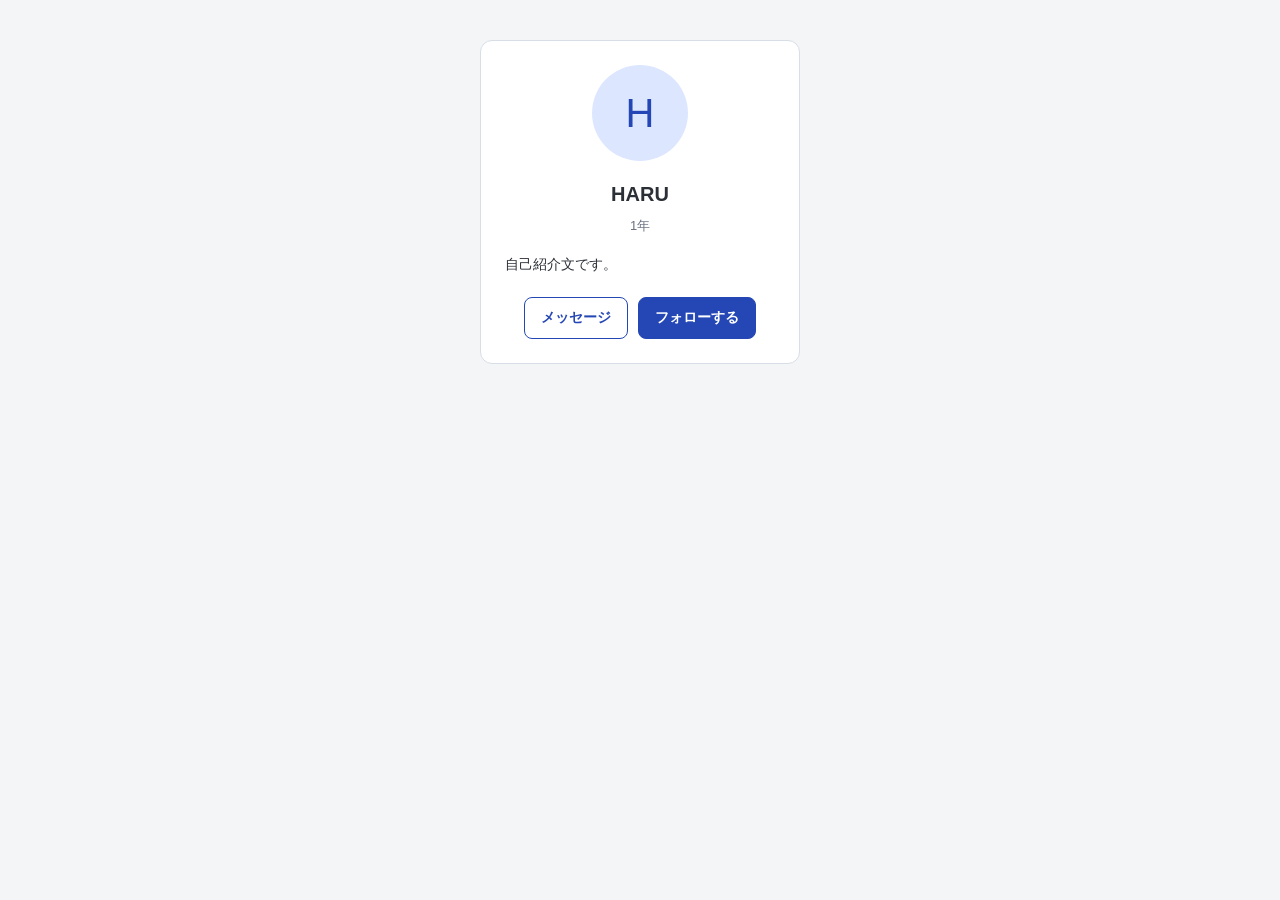
<file: 261002/index.html>
<!DOCTYPE html>
<html lang="en">
<head>
    <meta charset="UTF-8">
    <meta name="viewport" content="width=device-width, initial-scale=1.0">
    <title>profile</title>
    <link rel="stylesheet" href="style.css">
</head>
<body>
    <article class="profile">
        <p class="profile__icon">H</p>
        <h1 class="profile__name">HARU</h1>
        <p class="profile__year">1年</p>
        <p class="profile__introduction">自己紹介文です。</p>
        
        <div class="profile__footer">
            <a class="button" href="#">メッセージ</a>
            <a class="button button--primary" href="#">フォローする</a>
        </div>
    </article>
</body>
</html>
</file>
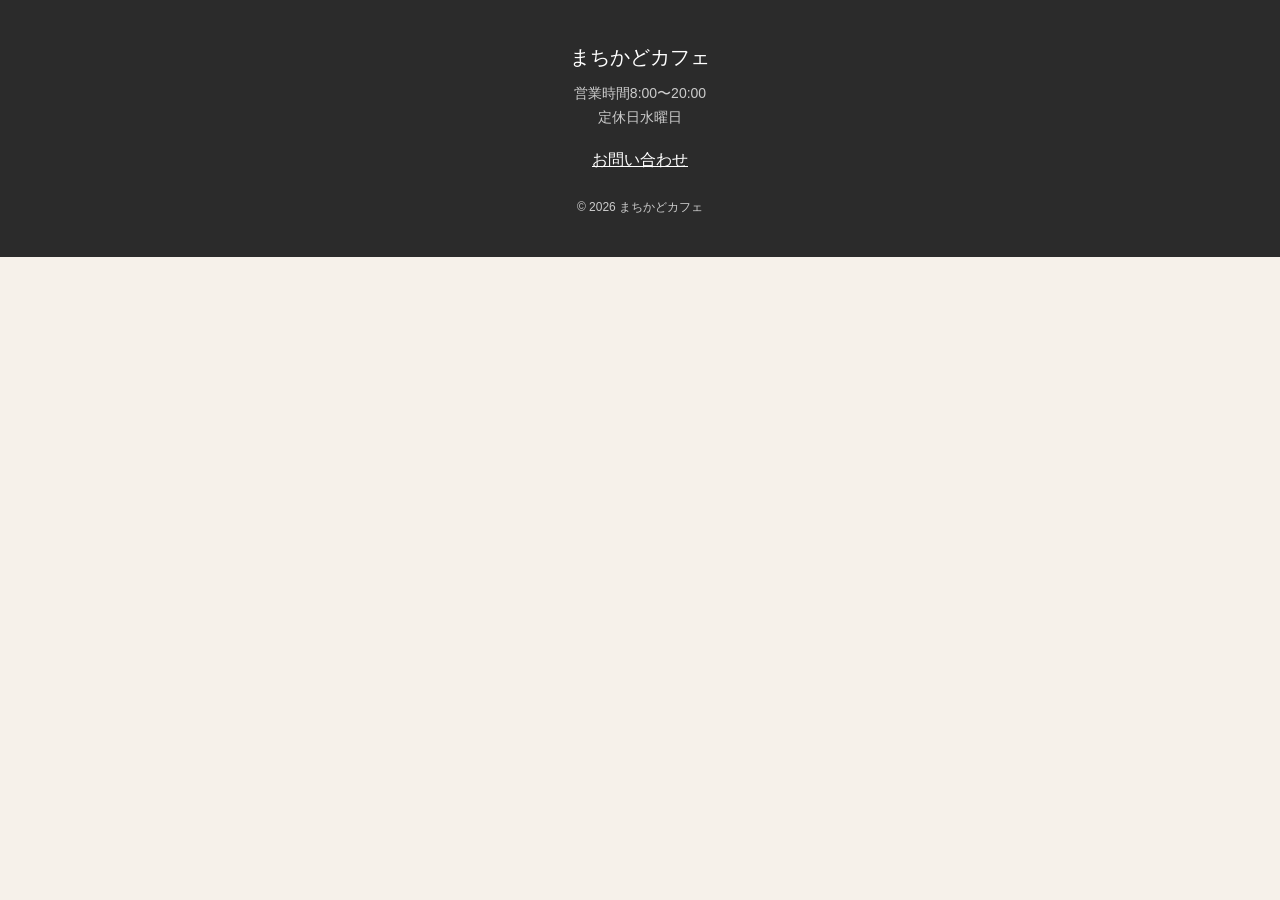
<file: 261009/index.html>
<!DOCTYPE html>
<html lang="ja">

<head>
    <meta charset="UTF-8">
    <meta name="viewport" content="width=device-width, initial-scale=1.0">
    <title>まちかどカフェ</title>
    <link rel="stylesheet" href="css/base.css">
    <link rel="stylesheet" href="css/header.css">
    <link rel="stylesheet" href="css/main.css">
    <link rel="stylesheet" href="css/footer.css">
</head>

<body>
    <!-- ===== A ヘッダー ここから ===== -->

    <!-- ===== A ヘッダー ここまで ===== -->

    <!-- ===== B メイン ここから ===== -->

    <!-- ===== B メイン ここまで ===== -->

    <!-- ===== C フッター ここから ===== -->
<footer class="box">
    <p class="title">まちかどカフェ</p>
    <ul class="list">
        <li>営業時間8:00〜20:00</li>
        <li>定休日水曜日</li>
    </ul>
    <a class="btn" href="#">お問い合わせ</a>
    <p class="text">© 2026 まちかどカフェ</p>
</footer>
    <!-- ===== C フッター ここまで ===== -->
</body>

</html>
</file>
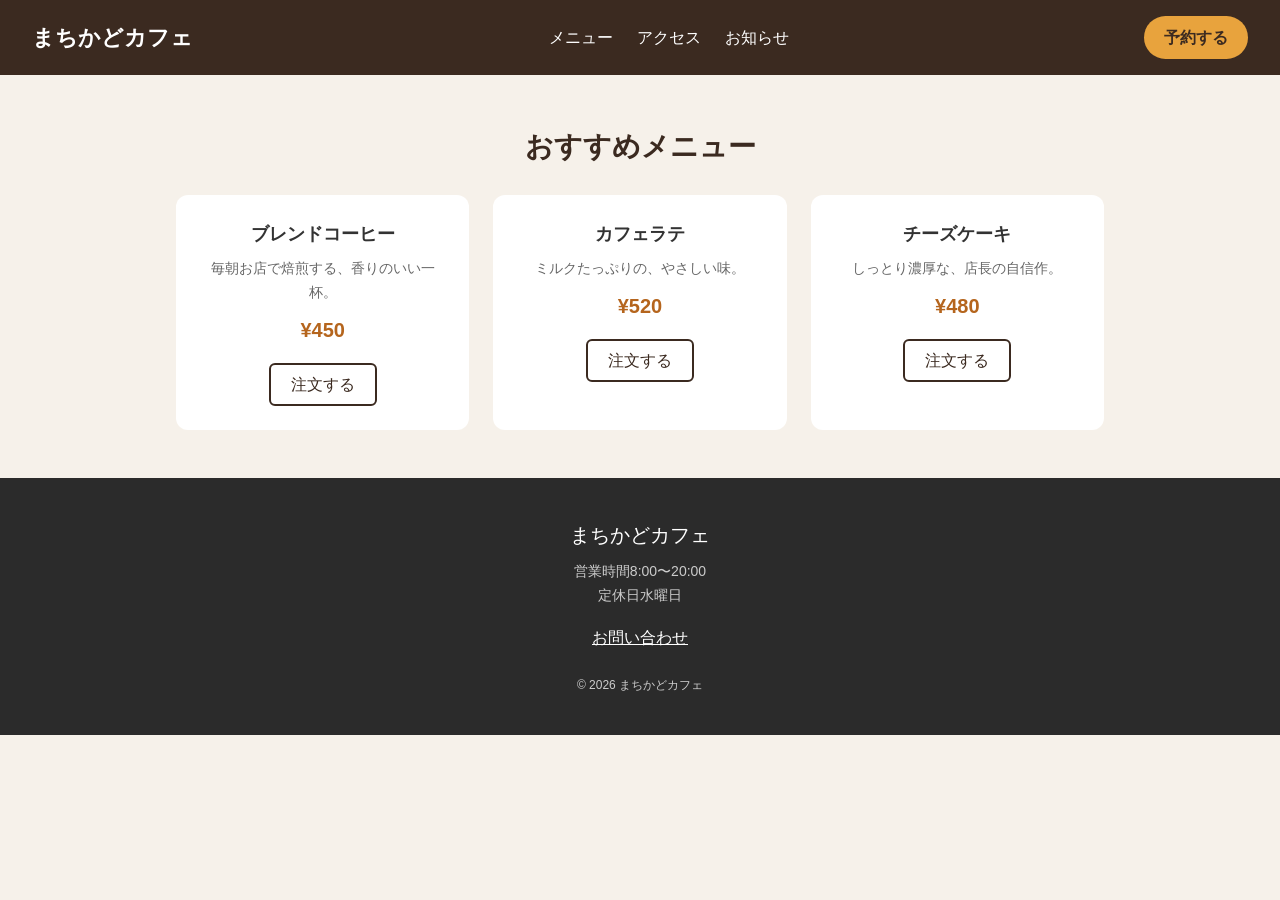
<file: 261016/index.html>
<!DOCTYPE html>
<html lang="ja">

<head>
    <meta charset="UTF-8">
    <meta name="viewport" content="width=device-width, initial-scale=1.0">
    <title>まちかどカフェ</title>
    <link rel="stylesheet" href="css/base.css">
    <link rel="stylesheet" href="css/header.css">
    <link rel="stylesheet" href="css/main.css">
    <link rel="stylesheet" href="css/footer.css">
</head>

<body>
    
<!-- ===== A ヘッダー ここから ===== -->
  <header class="box">
    <h1 class="title">まちかどカフェ</h1>
    <ul class="list">
      <li><a class="link" href="#">メニュー</a></li>
      <li><a class="link" href="#">アクセス</a></li>
      <li><a class="link" href="#">お知らせ</a></li>
    </ul>
    <a class="btn" href="#">予約する</a>
  </header>
    <!-- ===== A ヘッダー ここまで ===== -->

     <!-- ===== B メイン ここから ===== -->
     <main class="menu__box">
    <h2 class="menu__title">おすすめメニュー</h2>
    <ul class="menu__list">
      <li class="menu__item">
        <h3 class="menu__name">ブレンドコーヒー</h3>
        <p class="menu__text">毎朝お店で焙煎する、香りのいい一杯。</p>
        <p class="menu__price">¥450</p>
        <a class="menu__btn" href="#">注文する</a>
      </li>
      <li class="menu__item">
        <h3 class="menu__name">カフェラテ</h3>
        <p class="menu__text">ミルクたっぷりの、やさしい味。</p>
        <p class="menu__price">¥520</p>
        <a class="menu__btn" href="#">注文する</a>
      </li>
      <li class="menu__item">
        <h3 class="menu__name">チーズケーキ</h3>
        <p class="menu__text">しっとり濃厚な、店長の自信作。</p>
        <p class="menu__price">¥480</p>
        <a class="menu__btn" href="#">注文する</a>
      </li>
    </ul>
  </main>


  <!-- ===== B メイン ここまで ===== -->


    <!-- ===== C フッター ここから ===== -->
<footer class="site-footer">
    <p class="site-footer__title">まちかどカフェ</p>
    <ul class="site-footer__list">
        <li>営業時間8:00〜20:00</li>
        <li>定休日水曜日</li>
    </ul>
    <a class="site-footer__btn" href="#">お問い合わせ</a>
    <p class="site-footer__text">© 2026 まちかどカフェ</p>
</footer>
    <!-- ===== C フッター ここまで ===== -->
</body>

</html>
</file>
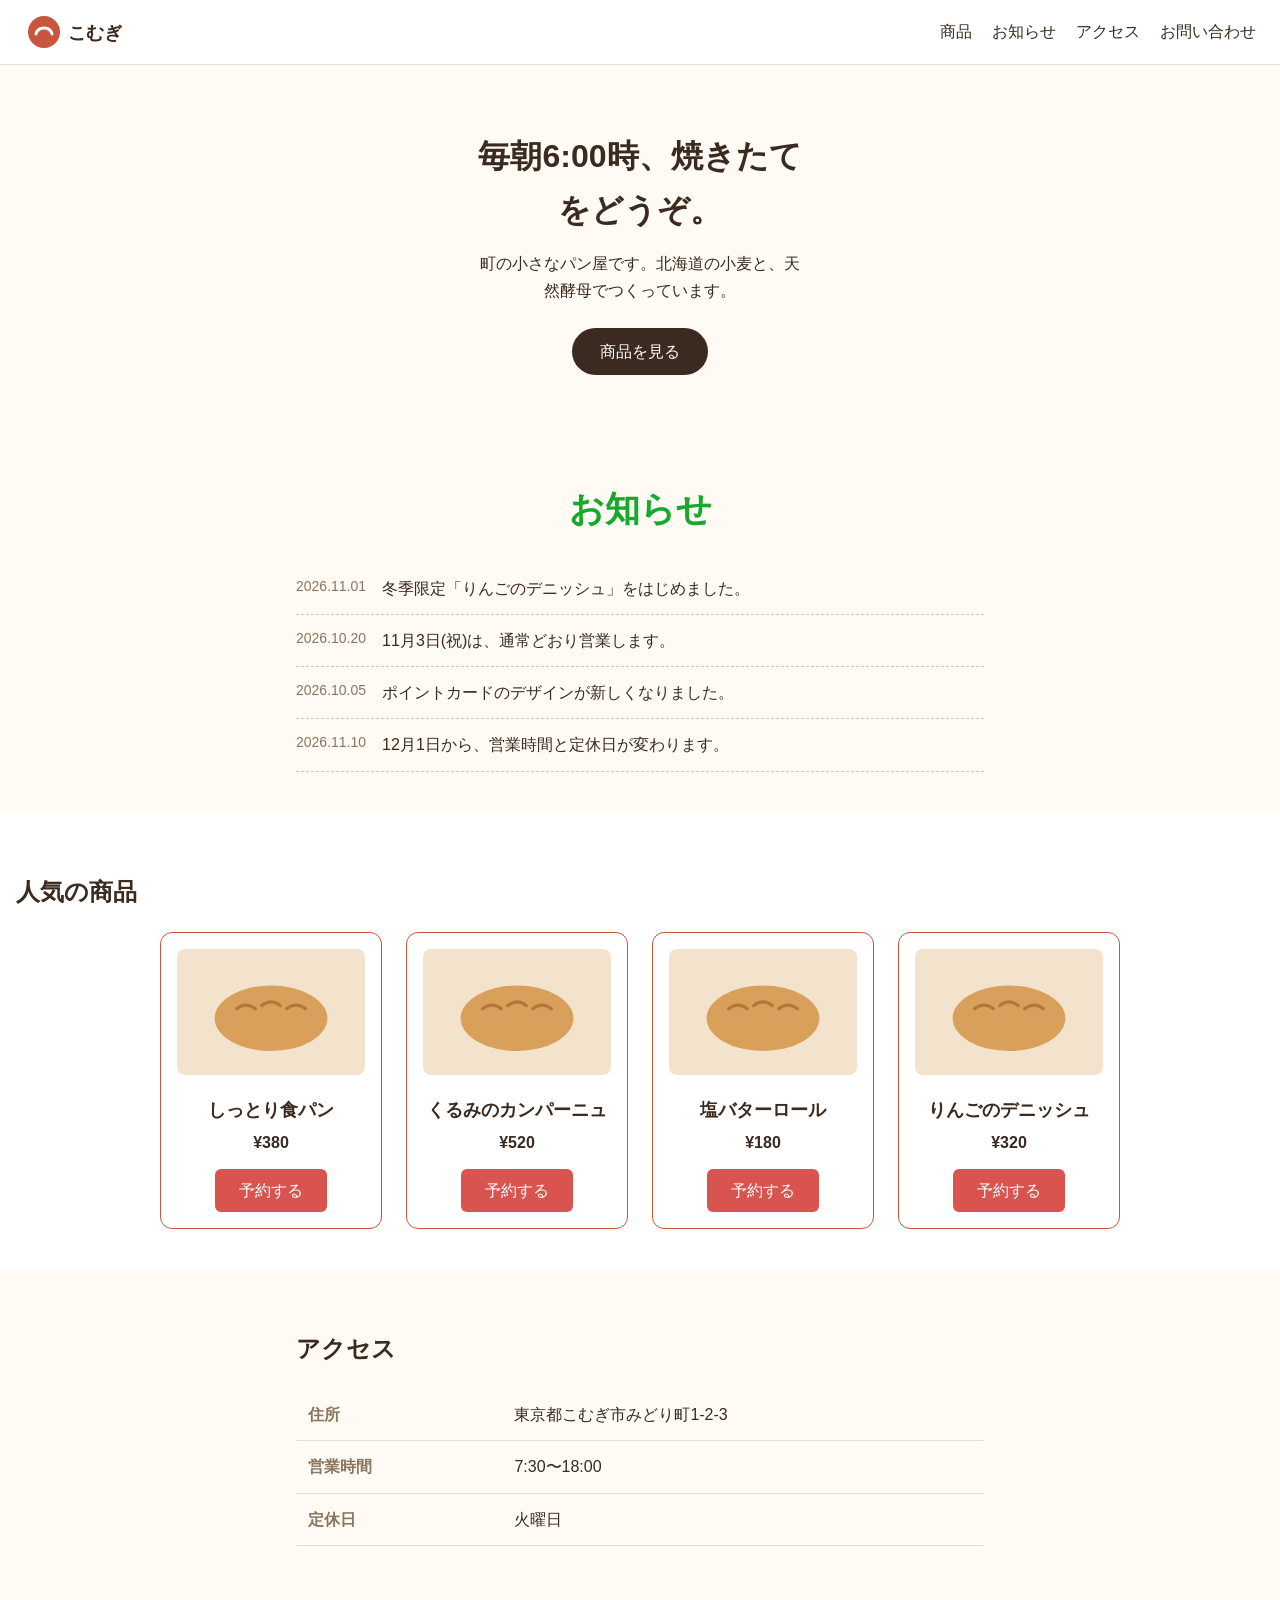
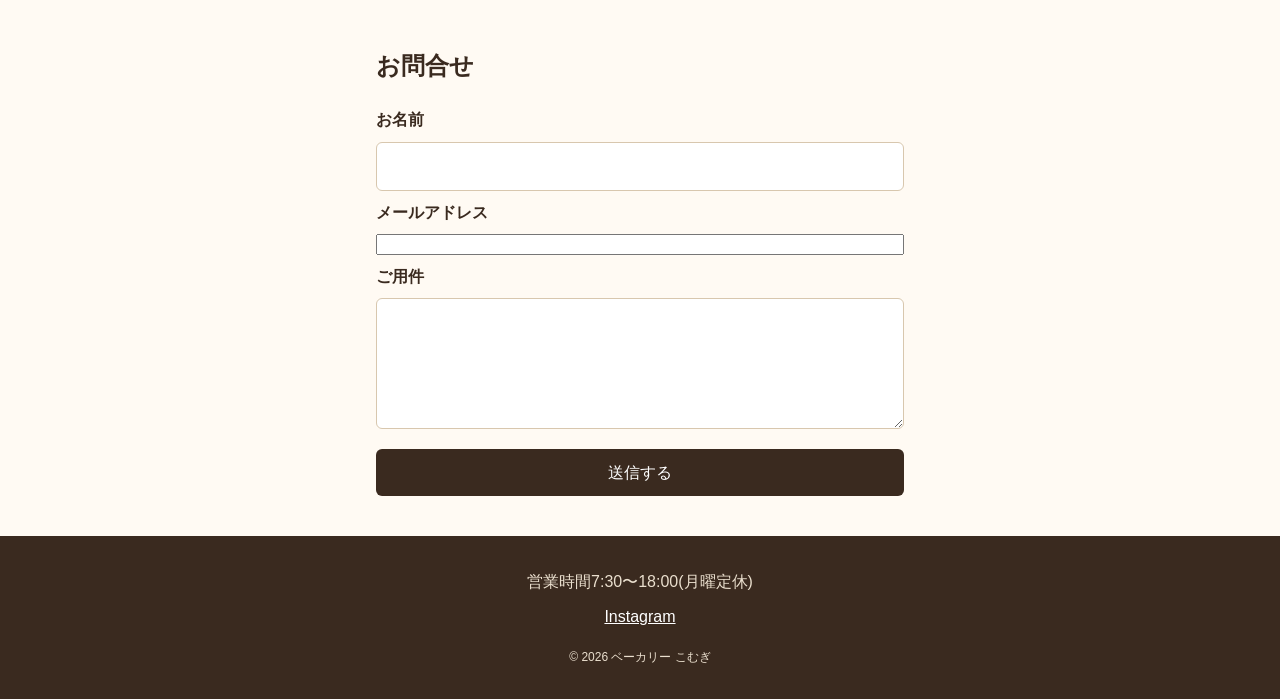
<file: 261106/index.html>
<!DOCTYPE html>
<html lang="ja">
<head>
  <meta charset="UTF-8">
  <meta name="viewport" content="width=device-width, initial-scale=1.0">
  <title>Document</title>
  <link rel="stylesheet" href="css/style.css">
</head>
<body>
  <header class="site-header">
    <img class="site-header__logo" src="img/logo.svg" alt="ベーカリー こむぎ">
    <nav>
      <ul class="site-header__nav">
        <li><a class="site-header__link" href="#products">商品</a></li>
        <li><a class="site-header__link" href="#news">お知らせ</a></li>
        <li><a class="site-header__link" href="#access">アクセス</a></li>
        <li><a class="site-header__link" href="#contact">お問い合わせ</a></li>
      </ul>
    </nav>
  </header>

  <div class="hero">
    <h1 class="hero__title">毎朝6:00時、焼きたてをどうぞ。</h1>
    <p class="hero__text">町の小さなパン屋です。北海道の小麦と、天然酵母でつくっています。</p>
    <a class="hero__button" href="#products">商品を見る</a>
  </div>

  <section class="news" id="news">
    <h2 class="news__title">お知らせ</h2>
    <ul class="news__List">
      <li class="news__List__item"><span class="date">2026.11.01</span><span class="text">冬季限定「りんごのデニッシュ」をはじめました。</span></li>
      <li class="news__List__item"><span class="date">2026.10.20</span><span class="text">11月3日(祝)は、通常どおり営業します。</span></li>
      <li class="news__List__item"><span class="date">2026.10.05</span><span class="text">ポイントカードのデザインが新しくなりました。</span></li>
      <li class="news__List__item"><span class="date">2026.11.10</span><span class="text">12月1日から、営業時間と定休日が変わります。</span></li>
    </ul>
  </section>

  <section class="products" id="products">
    <h2 class="section-title">人気の商品</h2>
    <div class="products__list">
      <div class="product-card">
        <img class="product-card__image" src="img/bread.svg">
        <h3 class="product-card__name">しっとり食パン</h3>
        <p class="product-card__price">¥380</p>
        <a class="product-card__button" href="#contact">予約する</a>
      </div>
      <div class="product-card">
        <img class="product-card__image" src="img/bread.svg">
        <h3 class="product-card__name">くるみのカンパーニュ</h3>
        <p class="product-card__price">¥520</p>
        <a class="product-card__button" href="#contact">予約する</a>
      </div>
      <div class="product-card">
        <img class="product-card__image" src="img/bread.svg">
        <h3 class="product-card__name">塩バターロール</h3>
        <p class="product-card__price">¥180</p>
        <a class="product-card__button" href="#contact">予約する</a>
      </div>
      <div class="product-card">
        <img class="product-card__image" src="img/bread.svg">
        <h3 class="product-card__name">りんごのデニッシュ</h3>
        <p class="product-card__price">¥320</p>
        <a class="product-card__button" href="#contact">予約する</a>
      </div>
    </div>
    </div>
  </section>

  <section class="access" id="access">
    <h2 class="section-title">アクセス</h2>
    <table class="access__table">
      <tr><th>住所</th><td>東京都こむぎ市みどり町1-2-3</td></tr>
      <tr><th>営業時間</th><td>7:30〜18:00</td></tr>
      <tr><th>定休日</th><td>火曜日</td></tr>
    </table>
  </section>

  <section class="contact" id="contact">
    <h2 class="section-title">お問合せ</h2>
    <form class="contact__form">
      <label class="contact__label" for="name">お名前</label>
      <input requires class="contact__input" type="text" id="name" name="name">
      <label class="contact__label" for="email">メールアドレス</label>
      <input type="email" class="contact__label" id="email" name="email">
      <label class="contact__label" for="message">ご用件</label>
      <textarea required class="contact__input" id="message" name="message" rows="4"></textarea>
      <button class="contact__button" type="submit">送信する</button>
    </form>
  </section>

  <footer class="site-footer">
    <p class="site-footer__hours">営業時間7:30〜18:00(月曜定休)</p>
    <a class="site-footer__link" href="">Instagram</a>
    <p class="site-footer__copy">© 2026 ベーカリー こむぎ</p>
  </footer>
</body>
</html>
</file>
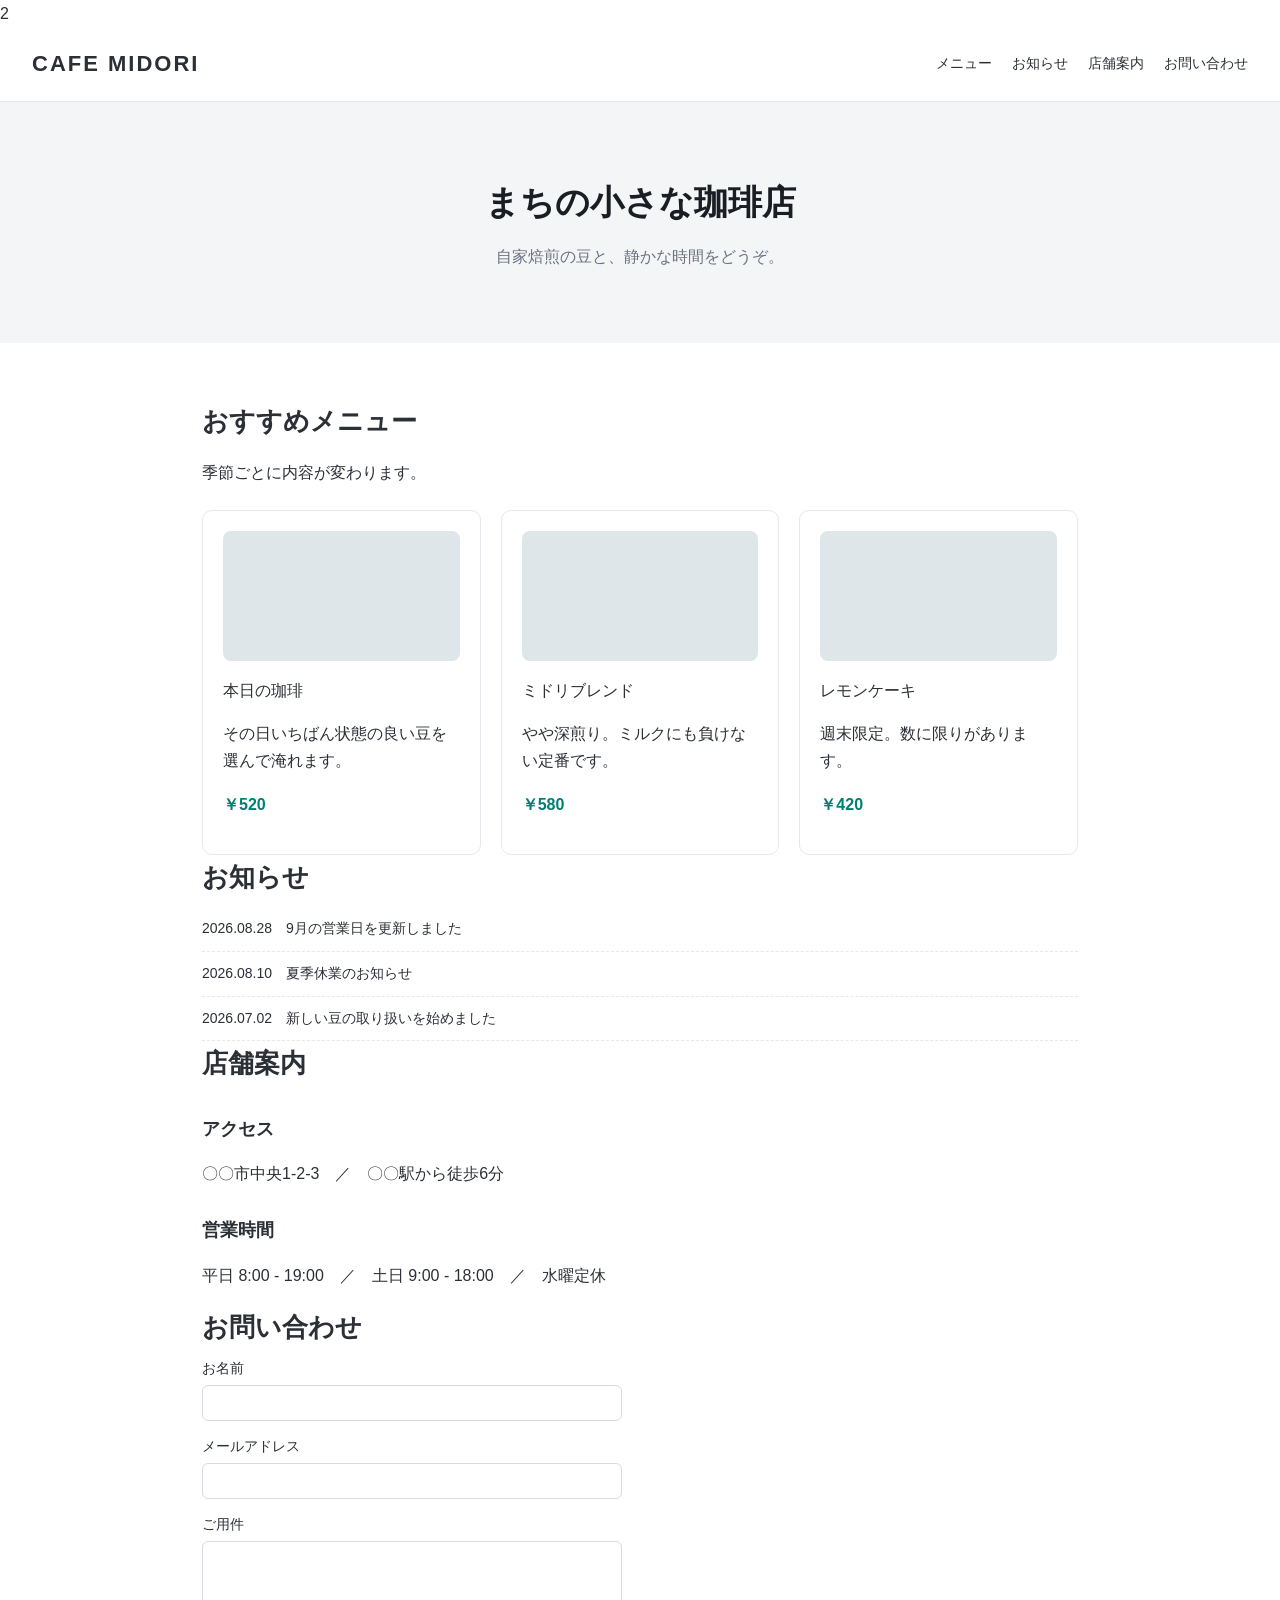
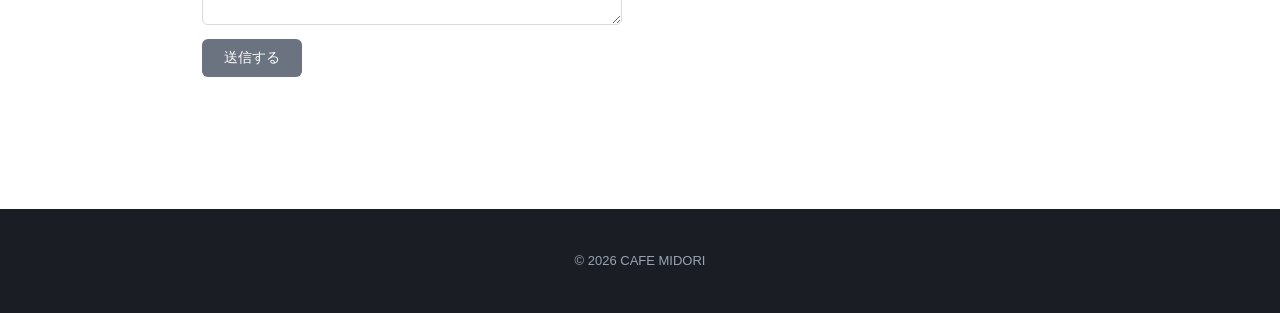
<file: 260904/sample-site.html>
2<!DOCTYPE html>
<html lang="ja">
<head>
<meta charset="UTF-8">
<meta name="viewport" content="width=device-width, initial-scale=1.0">
<title>CAFE MIDORI｜まちの小さな珈琲店</title>
<style>
  /* ===== ベース ===== */
  * { box-sizing: border-box; }
  body { margin: 0; font-family: "Helvetica Neue", Arial, "Hiragino Kaku Gothic ProN", "Meiryo", sans-serif; color: #2b2f36; line-height: 1.7; }
  img { max-width: 100%; border-radius: 8px; display: block; }

  /* ===== ヘッダー ===== */
  header { display: flex; justify-content: space-between; align-items: center; padding: 18px 32px; border-bottom: 1px solid #e5e8ec; }
  header h1 { font-size: 22px; letter-spacing: 2px; margin: 0; }
  nav ul { display: flex; gap: 20px; list-style: none; margin: 0; padding: 0; font-size: 14px; }

  /* ===== ヒーロー ===== */
  .hero { padding: 72px 32px; background: #f3f5f7; text-align: center; }
  .hero-title { font-size: 34px; font-weight: bold; margin: 0 0 12px; }
  .hero-text { color: #6b7280; margin: 0; }

  /* ===== 本文 ===== */
  main { max-width: 940px; margin: 0 auto; padding: 56px 32px; }
  h2 { font-size: 26px; margin: 0 0 8px; }
  h3 { font-size: 18px; margin: 28px 0 8px; }

  /* ===== 商品カード ===== */
  .cards { display: flex; gap: 20px; margin-top: 24px; flex-wrap: wrap; }
  .card { flex: 1 1 260px; border: 1px solid #e5e8ec; border-radius: 10px; padding: 20px; }
  .card-title { font-size: 17px; font-weight: bold; margin: 12px 0 6px; }
  #shop .card .price { color: #017f72; font-weight: bold; }

  /* ===== お知らせ ===== */
  .news li { padding: 10px 0; border-bottom: 1px dashed #e5e8ec; font-size: 14px; list-style: none; }
  .news { padding: 0; margin: 0; }

  /* ===== フォーム ===== */
  form label { display: block; font-size: 14px; margin-bottom: 4px; }
  form input, form textarea { display: block; width: 100%; max-width: 420px; padding: 9px; margin-bottom: 14px; border: 1px solid #d6dbe2; border-radius: 6px; font-size: 14px; }
  .btn { background: #6b7280 !important; color: #fff; border: none; padding: 10px 22px; border-radius: 6px; font-size: 14px; cursor: pointer; }

  /* ===== フッター ===== */
  footer { background: #1a1d23; color: #9aa4b2; padding: 28px 32px; font-size: 13px; text-align: center; margin-top: 60px; }

  /* ============================================================
     ここから下が「あとから追加した」CSS。
     4つとも、書いたはずなのに画面に反映されない。
     ============================================================ */
  .price      { color: #d4593f; }          /* 課題1：価格を赤くしたい */
  .card-title { font-size: 22px; }         /* 課題2：カード見出しを大きくしたい */
  .btn        { background: #00a896; }     /* 課題3：ボタンを緑にしたい */
  .hero-title { color: #017f72; }          /* 課題4：ヒーローの見出しを緑にしたい */
</style>
</head>
<body>

  <header>
    <h1>CAFE MIDORI</h1>
    <nav>
      <ul>
        <li>メニュー</li>
        <li>お知らせ</li>
        <li>店舗案内</li>
        <li>お問い合わせ</li>
      </ul>
    </nav>
  </header>

  <section class="hero">
    <p class="hero-title" style="color:#1a1d23;">まちの小さな珈琲店</p>
    <p class="hero-text">自家焙煎の豆と、静かな時間をどうぞ。</p>
  </section>

  <main>

    <section id="shop">
      <h2>おすすめメニュー</h2>
      <p>季節ごとに内容が変わります。</p>

      <div class="cards">
        <article class="card">
          <img src="data:image/svg+xml;utf8,<svg xmlns='http://www.w3.org/2000/svg' width='400' height='220'><rect width='400' height='220' fill='%23dfe6ea'/></svg>" alt="本日の珈琲">
          <p class="cardtitle">本日の珈琲</p>
          <p>その日いちばん状態の良い豆を選んで淹れます。</p>
          <p class="price">￥520</p>
        </article>
        <article class="card">
          <img src="data:image/svg+xml;utf8,<svg xmlns='http://www.w3.org/2000/svg' width='400' height='220'><rect width='400' height='220' fill='%23dfe6ea'/></svg>" alt="ミドリブレンド">
          <p class="cardtitle">ミドリブレンド</p>
          <p>やや深煎り。ミルクにも負けない定番です。</p>
          <p class="price">￥580</p>
        </article>
        <article class="card">
          <img src="data:image/svg+xml;utf8,<svg xmlns='http://www.w3.org/2000/svg' width='400' height='220'><rect width='400' height='220' fill='%23dfe6ea'/></svg>" alt="レモンケーキ">
          <p class="cardtitle">レモンケーキ</p>
          <p>週末限定。数に限りがあります。</p>
          <p class="price">￥420</p>
        </article>
      </div>
    </section>

    <section>
      <h2>お知らせ</h2>
      <ul class="news">
        <li>2026.08.28　9月の営業日を更新しました</li>
        <li>2026.08.10　夏季休業のお知らせ</li>
        <li>2026.07.02　新しい豆の取り扱いを始めました</li>
      </ul>
    </section>

    <section>
      <h2>店舗案内</h2>
      <h3>アクセス</h3>
      <p>〇〇市中央1-2-3　／　〇〇駅から徒歩6分</p>
      <h3>営業時間</h3>
      <p>平日 8:00 - 19:00　／　土日 9:00 - 18:00　／　水曜定休</p>
    </section>

    <section>
      <h2>お問い合わせ</h2>
      <form>
        <label for="name">お名前</label>
        <input type="text" id="name">
        <label for="mail">メールアドレス</label>
        <input type="email" id="mail">
        <label for="body">ご用件</label>
        <textarea id="body" rows="4"></textarea>
        <button type="button" class="btn">送信する</button>
      </form>
    </section>

  </main>

  <footer>
    <p>&copy; 2026 CAFE MIDORI</p>
  </footer>

</body>
</html>
</file>
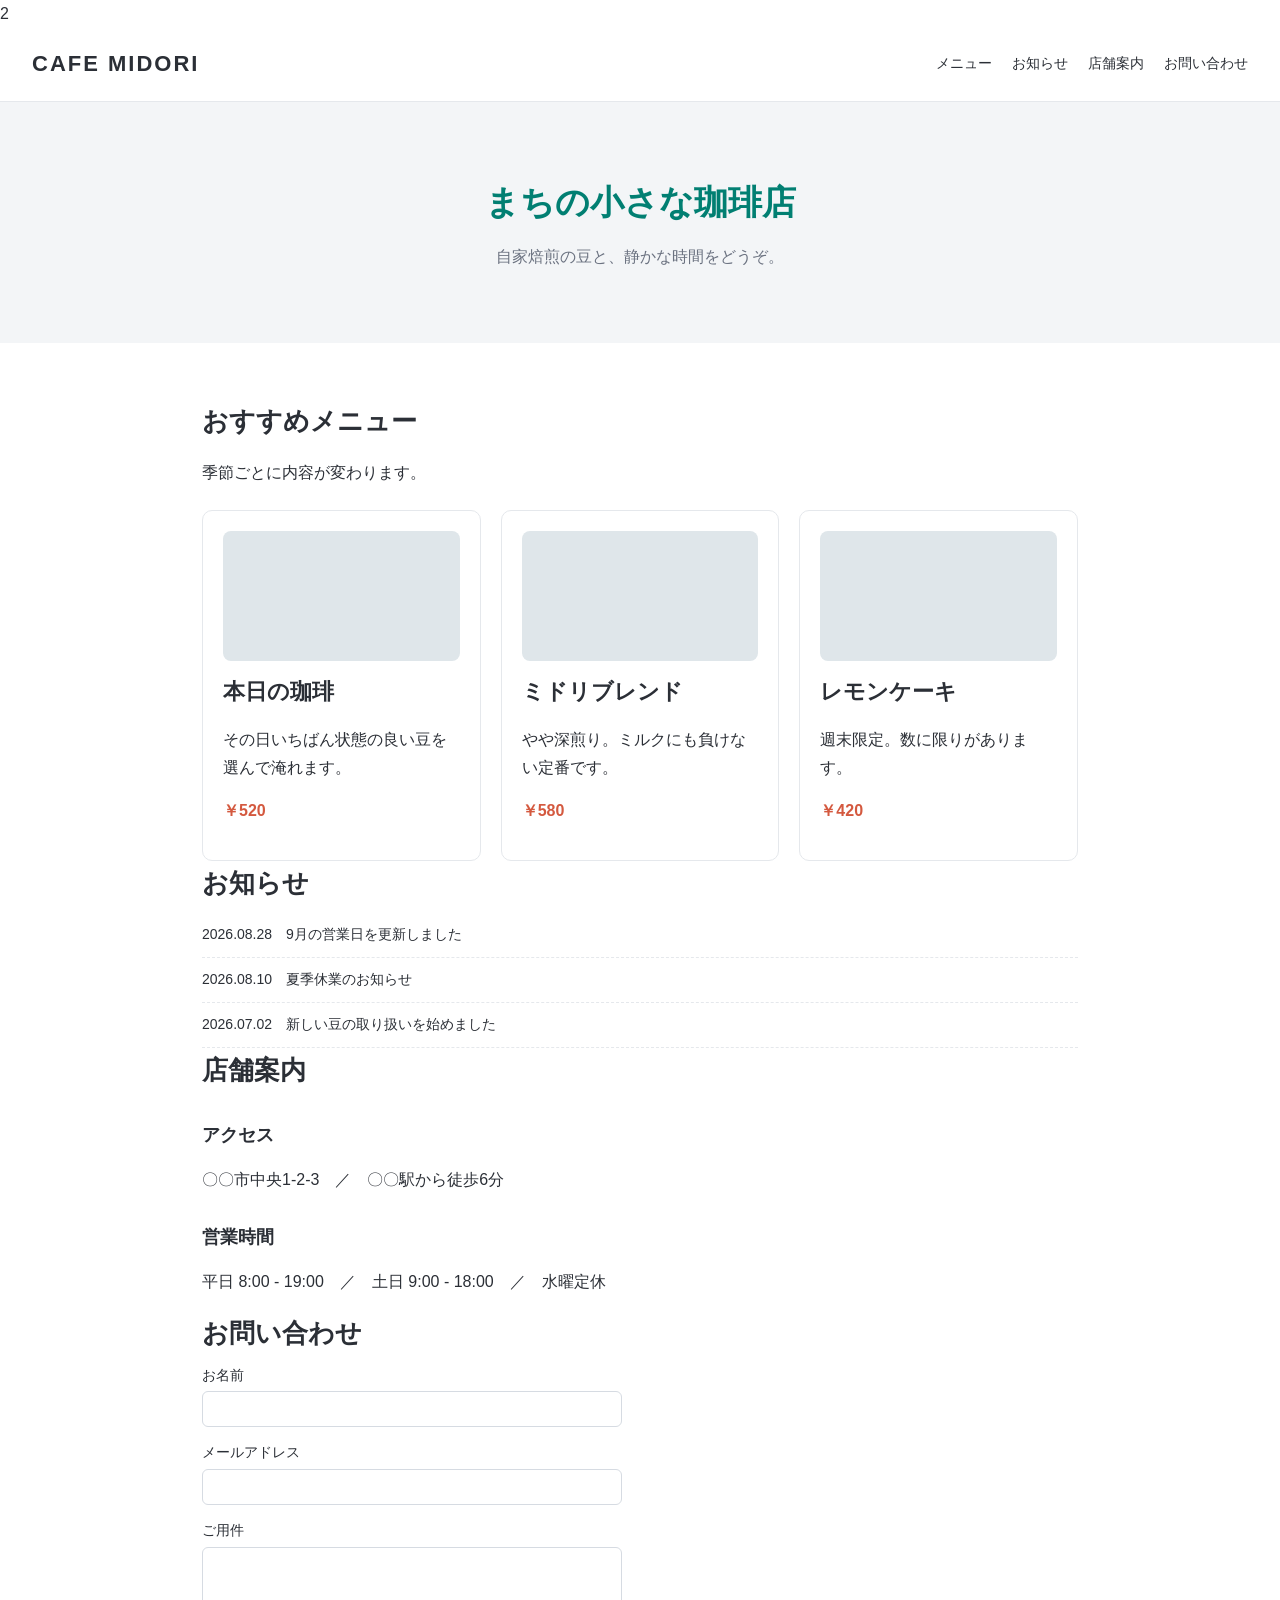
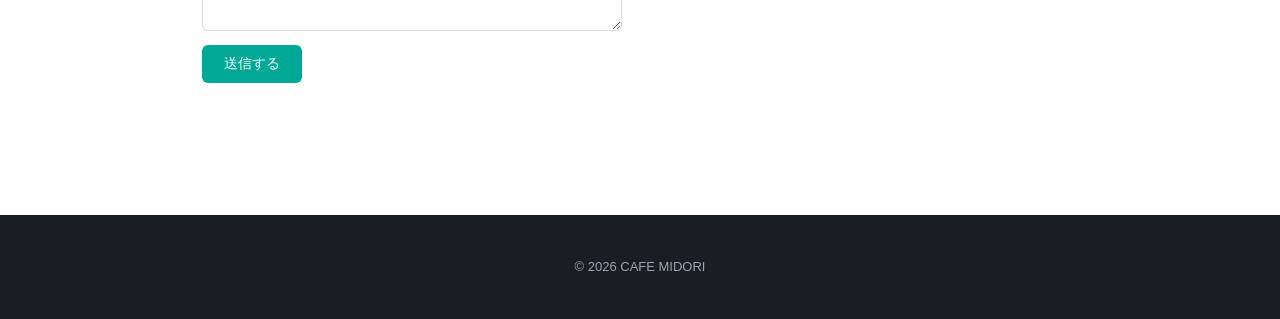
<file: 260918/sample-site.html>
2<!DOCTYPE html>
<html lang="ja">
<head>
<meta charset="UTF-8">
<meta name="viewport" content="width=device-width, initial-scale=1.0">
<title>CAFE MIDORI｜まちの小さな珈琲店</title>
<style>
  /* ===== ベース ===== */
  * { box-sizing: border-box; }
  body { margin: 0; font-family: "Helvetica Neue", Arial, "Hiragino Kaku Gothic ProN", "Meiryo", sans-serif; color: #2b2f36; line-height: 1.7; }
  img { max-width: 100%; border-radius: 8px; display: block; }

  /* ===== ヘッダー ===== */
  header { display: flex; justify-content: space-between; align-items: center; padding: 18px 32px; border-bottom: 1px solid #e5e8ec; }
  header h1 { font-size: 22px; letter-spacing: 2px; margin: 0; }
  nav ul { display: flex; gap: 20px; list-style: none; margin: 0; padding: 0; font-size: 14px; }

  /* ===== ヒーロー ===== */
  .hero { padding: 72px 32px; background: #f3f5f7; text-align: center; }
  .hero-title { font-size: 34px; font-weight: bold; margin: 0 0 12px; }
  .hero-text { color: #6b7280; margin: 0; }

  /* ===== 本文 ===== */
  main { max-width: 940px; margin: 0 auto; padding: 56px 32px; }
  h2 { font-size: 26px; margin: 0 0 8px; }
  h3 { font-size: 18px; margin: 28px 0 8px; }

  /* ===== 商品カード ===== */
  .cards { display: flex; gap: 20px; margin-top: 24px; flex-wrap: wrap; }
  .card { flex: 1 1 260px; border: 1px solid #e5e8ec; border-radius: 10px; padding: 20px; }
  .card-title { font-size: 17px; font-weight: bold; margin: 12px 0 6px; }
  .card .price { color: #d4593f;; font-weight: bold; }

  /* ===== お知らせ ===== */
  .news li { padding: 10px 0; border-bottom: 1px dashed #e5e8ec; font-size: 14px; list-style: none; }
  .news { padding: 0; margin: 0; }

  /* ===== フォーム ===== */
  form label { display: block; font-size: 14px; margin-bottom: 4px; }
  form input, form textarea { display: block; width: 100%; max-width: 420px; padding: 9px; margin-bottom: 14px; border: 1px solid #d6dbe2; border-radius: 6px; font-size: 14px; }
  .btn { background: #00a896 ; color: #fff; border: none; padding: 10px 22px; border-radius: 6px; font-size: 14px; cursor: pointer; }

  /* ===== フッター ===== */
  footer { background: #1a1d23; color: #9aa4b2; padding: 28px 32px; font-size: 13px; text-align: center; margin-top: 60px; }

  /* ============================================================
     ここから下が「あとから追加した」CSS。
     4つとも、書いたはずなのに画面に反映されない。
     ============================================================ */
           /* 課題1：価格を赤くしたい */
  .card-title { font-size: 22px; }         /* 課題2：カード見出しを大きくしたい */
  
  .hero-title { color: #017f72; }          /* 課題4：ヒーローの見出しを緑にしたい */
</style>
</head>
<body>

  <header>
    <h1>CAFE MIDORI</h1>
    <nav>
      <ul>
        <li>メニュー</li>
        <li>お知らせ</li>
        <li>店舗案内</li>
        <li>お問い合わせ</li>
      </ul>
    </nav>
  </header>

  <section class="hero">
    <p class="hero-title" >まちの小さな珈琲店</p>
    <p class="hero-text">自家焙煎の豆と、静かな時間をどうぞ。</p>
  </section>

  <main>

    <section id="shop">
      <h2>おすすめメニュー</h2>
      <p>季節ごとに内容が変わります。</p>

      <div class="cards">
        <article class="card">
          <img src="data:image/svg+xml;utf8,<svg xmlns='http://www.w3.org/2000/svg' width='400' height='220'><rect width='400' height='220' fill='%23dfe6ea'/></svg>" alt="本日の珈琲">
          <p class="card-title">本日の珈琲</p>
          <p>その日いちばん状態の良い豆を選んで淹れます。</p>
          <p class="price">￥520</p>
        </article>
        <article class="card">
          <img src="data:image/svg+xml;utf8,<svg xmlns='http://www.w3.org/2000/svg' width='400' height='220'><rect width='400' height='220' fill='%23dfe6ea'/></svg>" alt="ミドリブレンド">
          <p class="card-title">ミドリブレンド</p>
          <p>やや深煎り。ミルクにも負けない定番です。</p>
          <p class="price">￥580</p>
        </article>
        <article class="card">
          <img src="data:image/svg+xml;utf8,<svg xmlns='http://www.w3.org/2000/svg' width='400' height='220'><rect width='400' height='220' fill='%23dfe6ea'/></svg>" alt="レモンケーキ">
          <p class="card-title">レモンケーキ</p>
          <p>週末限定。数に限りがあります。</p>
          <p class="price">￥420</p>
        </article>
      </div>
    </section>

    <section>
      <h2>お知らせ</h2>
      <ul class="news">
        <li>2026.08.28　9月の営業日を更新しました</li>
        <li>2026.08.10　夏季休業のお知らせ</li>
        <li>2026.07.02　新しい豆の取り扱いを始めました</li>
      </ul>
    </section>

    <section>
      <h2>店舗案内</h2>
      <h3>アクセス</h3>
      <p>〇〇市中央1-2-3　／　〇〇駅から徒歩6分</p>
      <h3>営業時間</h3>
      <p>平日 8:00 - 19:00　／　土日 9:00 - 18:00　／　水曜定休</p>
    </section>

    <section>
      <h2>お問い合わせ</h2>
      <form>
        <label for="name">お名前</label>
        <input type="text" id="name">
        <label for="mail">メールアドレス</label>
        <input type="email" id="mail">
        <label for="body">ご用件</label>
        <textarea id="body" rows="4"></textarea>
        <button type="button" class="btn">送信する</button>
      </form>
    </section>

  </main>

  <footer>
    <p>&copy; 2026 CAFE MIDORI</p>
  </footer>

</body>
</html>
</file>
<file: 261002/style.css>
/* common */
* {
    box-sizing: border-box;
}

body {
    margin: 0;
    padding: 40px 20px;
    background: #f3f5f7;
    color: #2b2f36;
    font-family: sans-serif;
    line-height: 1.7;
}

.button {
    display: inline-block;
    padding: 8px 16px;
    border: 1px solid #2447b5;
    border-radius: 8px;
    color: #2447b5;
    font-size: 14px;
    font-weight: bold;
    text-decoration: none;
}

.button--primary {
background: #2447b5;
color: #ffffff;
}

/* common */

/* profile */
.profile {
    max-width: 320px;
    margin: 0 auto;
    padding: 24px;
    background: #ffffff;
    border: 1px solid #d8dee6;
    border-radius: 12px;
}

.profile__icon {
    width: 96px;
    height: 96px;
    margin: 0 auto 16px;
    border-radius: 50%;
    background: #dce7ff;
    color: #2447b5;
    font-size: 40px;
    line-height: 96px;
    text-align: center;
}

.profile__name {
    margin: 0;
    font-size: 20px;
    text-align: center;
}

.profile__year {
    margin: 4px 0 16px;
    font-size: 13px;
    color: #6b7280;
    text-align: center;
}

.profile__introduction {
margin: 0;
font-size: 14px;
}

.profile__footer {
display: flex;
justify-content: center;
gap: 10px;
margin-top: 20px;
}

/* profile */
</file>
<file: 261009/css/base.css>
/* base.css … 先生が用意したファイル。だれも書きかえない */

* {
  box-sizing: border-box;
}

body {
  margin: 0;
  font-family: sans-serif;
  color: #333;
  background: #f6f1ea;
  line-height: 1.7;
}
</file>
<file: 261009/css/header.css>
/* header.css … A 26547 さんの担当 */
</file>
<file: 261009/css/main.css>
/* main.css … B 26521さんの担当 */
</file>
<file: 261009/css/footer.css>
/* footer.css … C 26520さんの担当 */
.box {
  padding: 40px 16px;
  background: #2b2b2b;
  color: #ccc;
  text-align: center;
}

.title {
  margin: 0 0 8px;
  font-size: 20px;
  color: #fff;
}

.list {
  margin: 0 0 16px;
  padding: 0;
  list-style: none;
  font-size: 14px;
}

.btn {
  color: #fff;
}

.text {
  margin: 24px 0 0;
  font-size: 12px;
}
</file>
<file: 261016/css/base.css>
/* base.css … 先生が用意したファイル。だれも書きかえない */

* {
  box-sizing: border-box;
}

body {
  margin: 0;
  font-family: sans-serif;
  color: #333;
  background: #f6f1ea;
  line-height: 1.7;
}
</file>
<file: 261016/css/header.css>
/* header.css … A 26547さん*/

 .box {
  display: flex;
  justify-content: space-between;
  align-items: center;
  padding: 16px 32px;
  background: #3b2a20;
}

.title {
  margin: 0;
  font-size: 22px;
  color: #fff;
}

.list {
  display: flex;
  gap: 24px;
  margin: 0;
  padding: 0;
  list-style: none;
}

.link {
  color: #fff;
  text-decoration: none;
}

.btn {
  padding: 8px 20px;
  border-radius: 999px;
  background: #e8a33d;
  color: #3b2a20;
  font-weight: bold;
  text-decoration: none;
}
</file>
<file: 261016/css/main.css>
/* main.css … 26521 さんの担当 */

.menu__box {
  max-width: 960px;
  margin: 0 auto;
  padding: 48px 16px;
}

.menu__title {
  margin: 0 0 24px;
  font-size: 28px;
  text-align: center;
  color: #3b2a20;
}

.menu__list {
  display: flex;
  gap: 24px;
  margin: 0;
  padding: 0;
  list-style: none;
}

.menu__item {
  flex: 1;
  padding: 24px;
  border-radius: 12px;
  background: #fff;
  text-align: center;
}

.menu__name {
  margin: 0;
  font-size: 18px;
}

.menu__text {
  margin: 8px 0;
  font-size: 14px;
  color: #666;
}

.menu__price {
  margin: 0 0 16px;
  font-size: 20px;
  font-weight: bold;
  color: #b5651d;
}

.menu__btn {
  display: inline-block;
  padding: 6px 20px;
  border: 2px solid #3b2a20;
  border-radius: 6px;
  color: #3b2a20;
  text-decoration: none;
}
</file>
<file: 261016/css/footer.css>
/* footer.css … C 26520さんの担当 */
.site-footer {
  padding: 40px 16px;
  background: #2b2b2b;
  color: #ccc;
  text-align: center;
}

.site-footer__title {
  margin: 0 0 8px;
  font-size: 20px;
  color: #fff;
}

.site-footer__list {
  margin: 0 0 16px;
  padding: 0;
  list-style: none;
  font-size: 14px;
}

.site-footer__btn {
  color: #fff;
}

.site-footer__text {
  margin: 24px 0 0;
  font-size: 12px;
}
</file>
<file: 261106/css/style.css>
/* ベーカリー こむぎ */
* {
  box-sizing: border-box;
}

body {
  margin: 0;
  font-family: sans-serif;
  color: #3a2a1f;
  background: #fffaf3;
  line-height: 1.7;
}

/* ===== ヘッダー ===== */
.site-header {
  display: flex;
  justify-content: space-between;
  align-items: center;
  padding: 12px 24px;
  background: #fff;
  border-bottom: 1px solid #eadfce;
}

.site-header__logo {
  height: 40px;
}

.site-header__nav {
  display: flex;
  gap: 20px;
  margin: 0;
  padding: 0;
  list-style: none;
}

.site-header__link {
  color: #3a2a1f;
  text-decoration: none;
}

/* ===== メインビジュアル ===== */
.hero {
  width: 375px;
  margin: 0 auto;
  padding: 64px 24px;
  text-align: center;
}

.hero__title {
  margin: 0 0 12px;
  font-size: 32px;
}

.hero__text {
  margin: 0 0 24px;
}

.hero__button {
  display: inline-block;
  padding: 10px 28px;
  border-radius: 999px;
  background: #3a2a1f;
  color: #fff;
  text-decoration: none;
}

/* ===== 見出し ===== */
.news__title {
color: #16aa2c;
  margin: 0 0 24px;
  font-size: 35px;
  text-align: center;
}

/* ===== お知らせ ===== */
.news {
  max-width: 720px;
  margin: 0 auto;
  padding: 40px 16px;
}

.news__List {
  margin: 0;
  padding: 0;
  list-style: none;
}

.news__List__item {
  display: flex;
  gap: 16px;
  padding: 12px 0;
  border-bottom: 1px dashed #d8c7ae;
}

.date {
  color: #8a7560;
  font-size: 14px;
}

/* ===== 商品 ===== */
.products {
  padding: 40px 16px;
  background: #fff;
}

.products__list {
  display: flex;
  gap: 24px;
  max-width: 960px;
  margin: 0 auto;
}

.product-card {
  flex: 1;
  padding: 16px;
  border: 1px solid #c8553d;
  border-radius: 12px;
  text-align: center;
}

.product-card__image {
  width: 100%;
  border-radius: 8px;
}

.product-card__name {
  margin: 12px 0 4px;
  font-size: 18px;
}

.product-card__price {
  margin: 0 0 12px;
  font-weight: bold;
}

.product-card__button {
  display: inline-block;
  padding: 8px 24px;
  border-radius: 6px;
  background: #d9534f;
  color: #fff;
  text-decoration: none;
}

.product-card__button:hover {
  background: #a63f2c;
}

/* ===== アクセス ===== */
.access {
  max-width: 720px;
  margin: 0 auto;
  padding: 40px 16px;
}

.access__table {
  width: 100%;
  border-collapse: collapse;
}

.access__table th,
.access__table td {
  padding: 12px;
  border-bottom: 1px solid #eadfce;
  text-align: left;
}

.access__table th {
  width: 30%;
  color: #8a7560;
}

/* ===== お問い合わせ ===== */
.contact {
  max-width: 560px;
  margin: 0 auto;
  padding: 40px 16px;
}

.contact__form {
  display: grid;
  gap: 8px;
}

.contact__label {
  font-weight: bold;
}

.contact__input {
  padding: 10px;
  border: 1px solid #d8c7ae;
  border-radius: 6px;
  font: inherit;
}

.contact__input:focus {
  outline: 3px solid #c8553d;
}

.contact__button {
  margin-top: 12px;
  padding: 10px;
  border: none;
  border-radius: 6px;
  background: #3a2a1f;
  color: #fff;
  font: inherit;
}

/* ===== フッター ===== */
.site-footer {
  padding: 32px 16px;
  background: #3a2a1f;
  color: #eadfce;
  text-align: center;
}

.site-footer__hours {
  margin: 0 0 8px;
}

.site-footer__link {
  color: #fff;
}

.site-footer__copy {
  margin: 16px 0 0;
  font-size: 12px;
}

@media (max-width: 600px) {
  .site-header {
    flex-direction: column;
    gap: 8px;
  }

  .products__list {
    flex-direction: column;
  }
}
</file>
